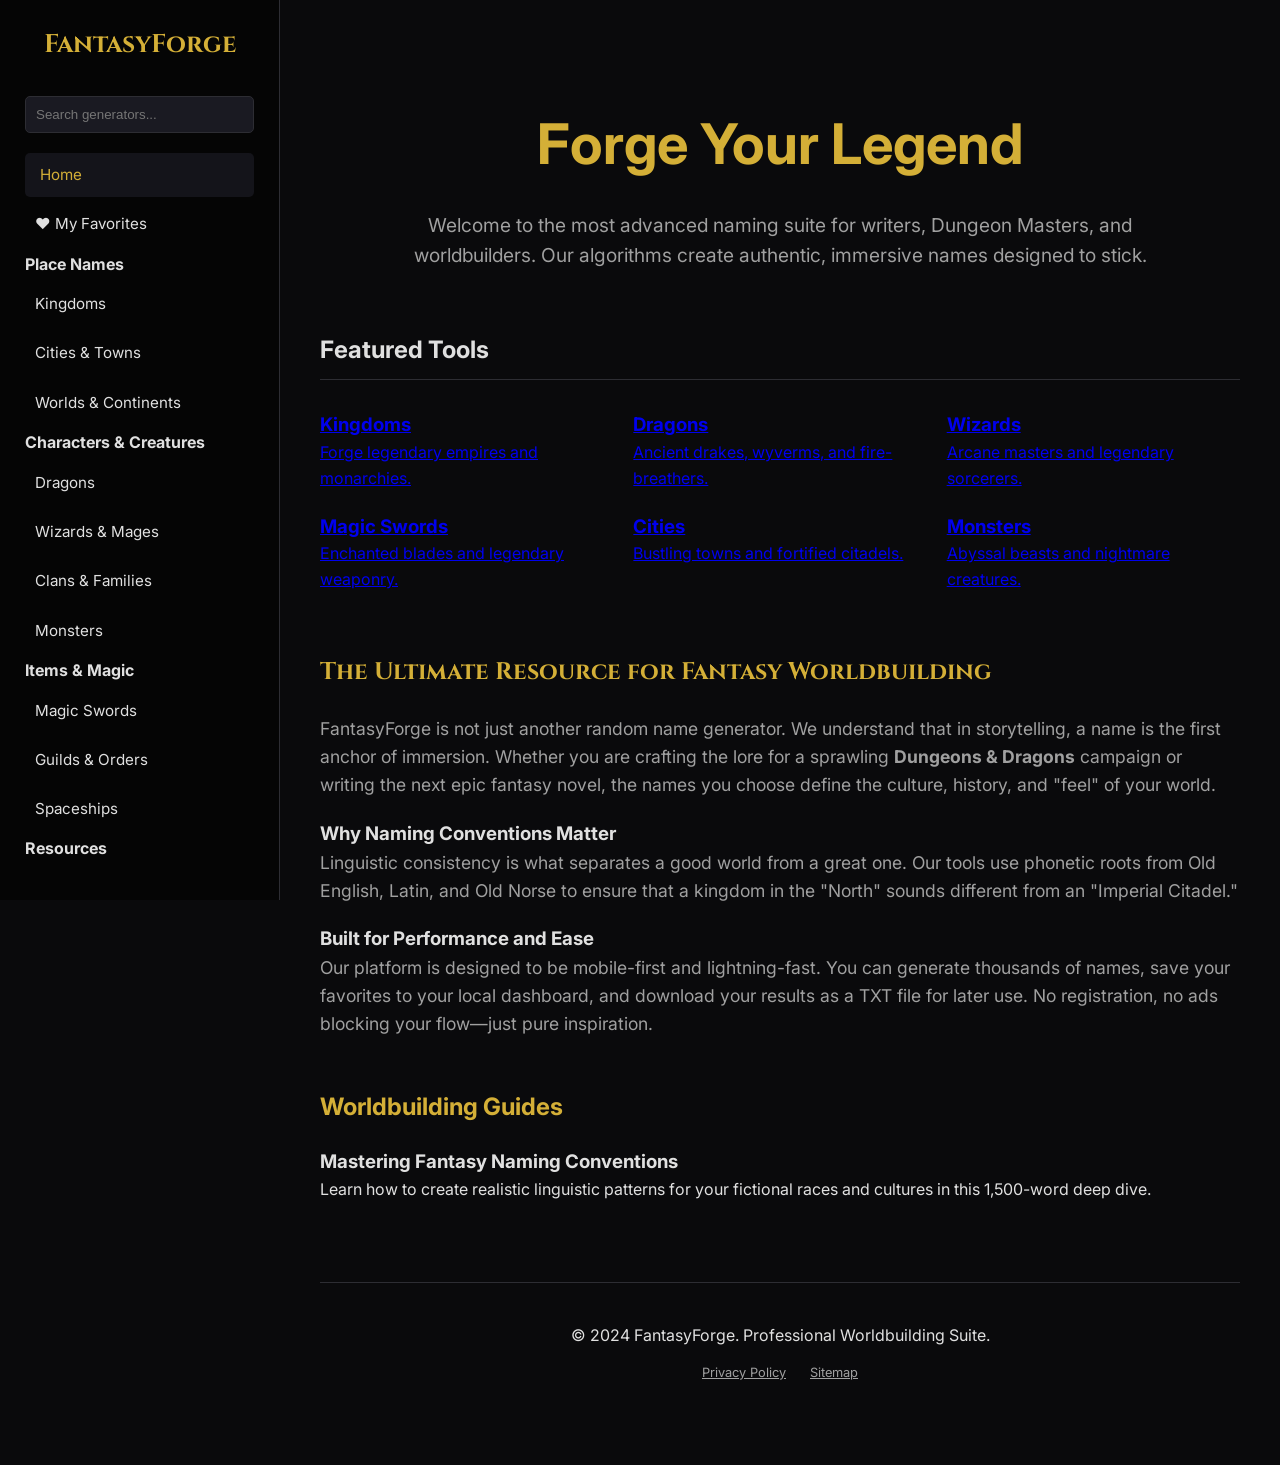
<file: index.html>
<!DOCTYPE html>
<html lang="en">
<head>
    <meta charset="UTF-8">
    <meta name="viewport" content="width=device-width, initial-scale=1.0">
    
    <!-- SEO الأساسي -->
    <title>FantasyForge | 10,000+ Ultimate Fantasy Name Generators for RPG & Writers</title>
    <meta name="description" content="Forge legendary names for your world. FantasyForge offers 10+ professional generators for Kingdoms, Dragons, Wizards, and more. Optimized for D&D, writers, and worldbuilders.">
    <meta name="keywords" content="fantasy name generator, dnd name generator, worldbuilding tools, kingdom names, dragon names, rpg tools">
    
    <!-- Open Graph (للنشر على فيسبوك وتويتر) -->
    <meta property="og:title" content="FantasyForge | Professional Worldbuilding Tools">
    <meta property="og:description" content="Forge your legend with 10+ professional naming tools.">
    <meta property="og:type" content="website">
    <meta property="og:url" content="https://fantasyforge.com/">
    
    <!-- الروابط الخارجية (CSS والخطوط) -->
    <link rel="stylesheet" href="css/style.css">
    <link href="https://fonts.googleapis.com/css2?family=Cinzel:wght@700&family=Inter:wght@400;700&display=swap" rel="stylesheet">

    <!-- Schema.org (بيانات منظمة لجوجل) -->
    <script type="application/ld+json">
    {
      "@context": "https://schema.org",
      "@type": "WebSite",
      "name": "FantasyForge",
      "url": "https://fantasyforge.com/",
      "potentialAction": {
        "@type": "SearchAction",
        "target": "https://fantasyforge.com/search?q={search_term_string}",
        "query-input": "required name=search_term_string"
      }
    }
    </script>
</head>
<body>
    <!-- زر القائمة للهواتف -->
    <button id="mobile-toggle">☰ Menu</button>
    
    <!-- الشريط الجانبي الموحد -->
    <aside id="sidebar">
        <a href="index.html" class="logo">FantasyForge</a>
        <input type="text" id="navSearch" placeholder="Search generators...">
        <ul class="nav-links">
            <li><a href="index.html" class="active">Home</a></li>
            <li><a href="tools/favorites.html">♥ My Favorites</a></li>
            
            <li><h4 class="nav-title">Place Names</h4></li>
            <li><a href="tools/kingdom-name-generator.html">Kingdoms</a></li>
            <li><a href="tools/city-name-generator.html">Cities & Towns</a></li>
            <li><a href="tools/world-name-generator.html">Worlds & Continents</a></li>
            
            <li><h4 class="nav-title">Characters & Creatures</h4></li>
            <li><a href="tools/dragon-name-generator.html">Dragons</a></li>
            <li><a href="tools/wizard-name-generator.html">Wizards & Mages</a></li>
            <li><a href="tools/clan-name-generator.html">Clans & Families</a></li>
            <li><a href="tools/monster-name-generator.html">Monsters</a></li>
            
            <li><h4 class="nav-title">Items & Magic</h4></li>
            <li><a href="tools/sword-name-generator.html">Magic Swords</a></li>
            <li><a href="tools/guild-name-generator.html">Guilds & Orders</a></li>
            <li><a href="tools/spaceship-name-generator.html">Spaceships</a></li>

            <li><h4 class="nav-title">Resources</h4></li>
            <li><a href="blog/naming-conventions-worldbuilding.html">Worldbuilding Blog</a></li>
        </ul>
    </aside>

    <!-- المحتوى الرئيسي -->
    <main>
        <!-- Hero Section -->
        <section class="hero-section" style="text-align: center; padding: 60px 0;">
            <h1 style="font-size: 3.5rem; color: var(--accent-gold); margin-bottom: 20px;">Forge Your Legend</h1>
            <p style="font-size: 1.2rem; color: var(--text-muted); max-width: 800px; margin: 0 auto;">
                Welcome to the most advanced naming suite for writers, Dungeon Masters, and worldbuilders. 
                Our algorithms create authentic, immersive names designed to stick.
            </p>
        </section>

        <!-- شبكة المولدات (Generators Grid) -->
        <section id="generators">
            <h2 style="border-bottom: 1px solid var(--border); padding-bottom: 10px; margin-bottom: 30px;">Featured Tools</h2>
            <div class="grid" style="display: grid; grid-template-columns: repeat(auto-fill, minmax(280px, 1fr)); gap: 20px;">
                
                <!-- Card 1 -->
                <a href="tools/kingdom-name-generator.html" class="card">
                    <h3>Kingdoms</h3>
                    <p>Forge legendary empires and monarchies.</p>
                </a>

                <!-- Card 2 -->
                <a href="tools/dragon-name-generator.html" class="card">
                    <h3>Dragons</h3>
                    <p>Ancient drakes, wyverms, and fire-breathers.</p>
                </a>

                <!-- Card 3 -->
                <a href="tools/wizard-name-generator.html" class="card">
                    <h3>Wizards</h3>
                    <p>Arcane masters and legendary sorcerers.</p>
                </a>

                <!-- Card 4 -->
                <a href="tools/sword-name-generator.html" class="card">
                    <h3>Magic Swords</h3>
                    <p>Enchanted blades and legendary weaponry.</p>
                </a>

                <!-- Card 5 -->
                <a href="tools/city-name-generator.html" class="card">
                    <h3>Cities</h3>
                    <p>Bustling towns and fortified citadels.</p>
                </a>

                <!-- Card 6 -->
                <a href="tools/monster-name-generator.html" class="card">
                    <h3>Monsters</h3>
                    <p>Abyssal beasts and nightmare creatures.</p>
                </a>

                <!-- أضف البقية هنا بنفس النمط -->
            </div>
        </section>

        <!-- محتوى SEO مطول للموافقات (AdSense Readiness) -->
        <section class="seo-section">
            <h2>The Ultimate Resource for Fantasy Worldbuilding</h2>
            <p>
                FantasyForge is not just another random name generator. We understand that in storytelling, a name is the first anchor of immersion. Whether you are crafting the lore for a sprawling <strong>Dungeons & Dragons</strong> campaign or writing the next epic fantasy novel, the names you choose define the culture, history, and "feel" of your world.
            </p>
            
            <h3>Why Naming Conventions Matter</h3>
            <p>
                Linguistic consistency is what separates a good world from a great one. Our tools use phonetic roots from Old English, Latin, and Old Norse to ensure that a kingdom in the "North" sounds different from an "Imperial Citadel." 
            </p>
            
            <h3>Built for Performance and Ease</h3>
            <p>
                Our platform is designed to be mobile-first and lightning-fast. You can generate thousands of names, save your favorites to your local dashboard, and download your results as a TXT file for later use. No registration, no ads blocking your flow—just pure inspiration.
            </p>
        </section>

        <!-- قسم المدونة (Blog Section) -->
        <section id="blog-preview" style="margin-top: 50px;">
            <h2 style="color: var(--accent-gold);">Worldbuilding Guides</h2>
            <div class="card" style="margin-top: 20px;">
                <h3><a href="blog/naming-conventions-worldbuilding.html" style="color: inherit; text-decoration: none;">Mastering Fantasy Naming Conventions</a></h3>
                <p>Learn how to create realistic linguistic patterns for your fictional races and cultures in this 1,500-word deep dive.</p>
            </div>
        </section>

        <footer>
            <div style="text-align: center; margin-top: 80px; padding: 40px; border-top: 1px solid var(--border);">
                <p>&copy; 2024 FantasyForge. Professional Worldbuilding Suite.</p>
                <div style="margin-top: 10px;">
                    <a href="privacy-policy.html" style="color: var(--text-muted); font-size: 0.8rem; margin: 0 10px;">Privacy Policy</a>
                    <a href="sitemap.xml" style="color: var(--text-muted); font-size: 0.8rem; margin: 0 10px;">Sitemap</a>
                </div>
            </div>
        </footer>
    </main>

    <!-- الملفات البرمجية -->
    <script src="js/data.js"></script>
    <script src="js/app.js"></script>
</body>
</html>
</file>
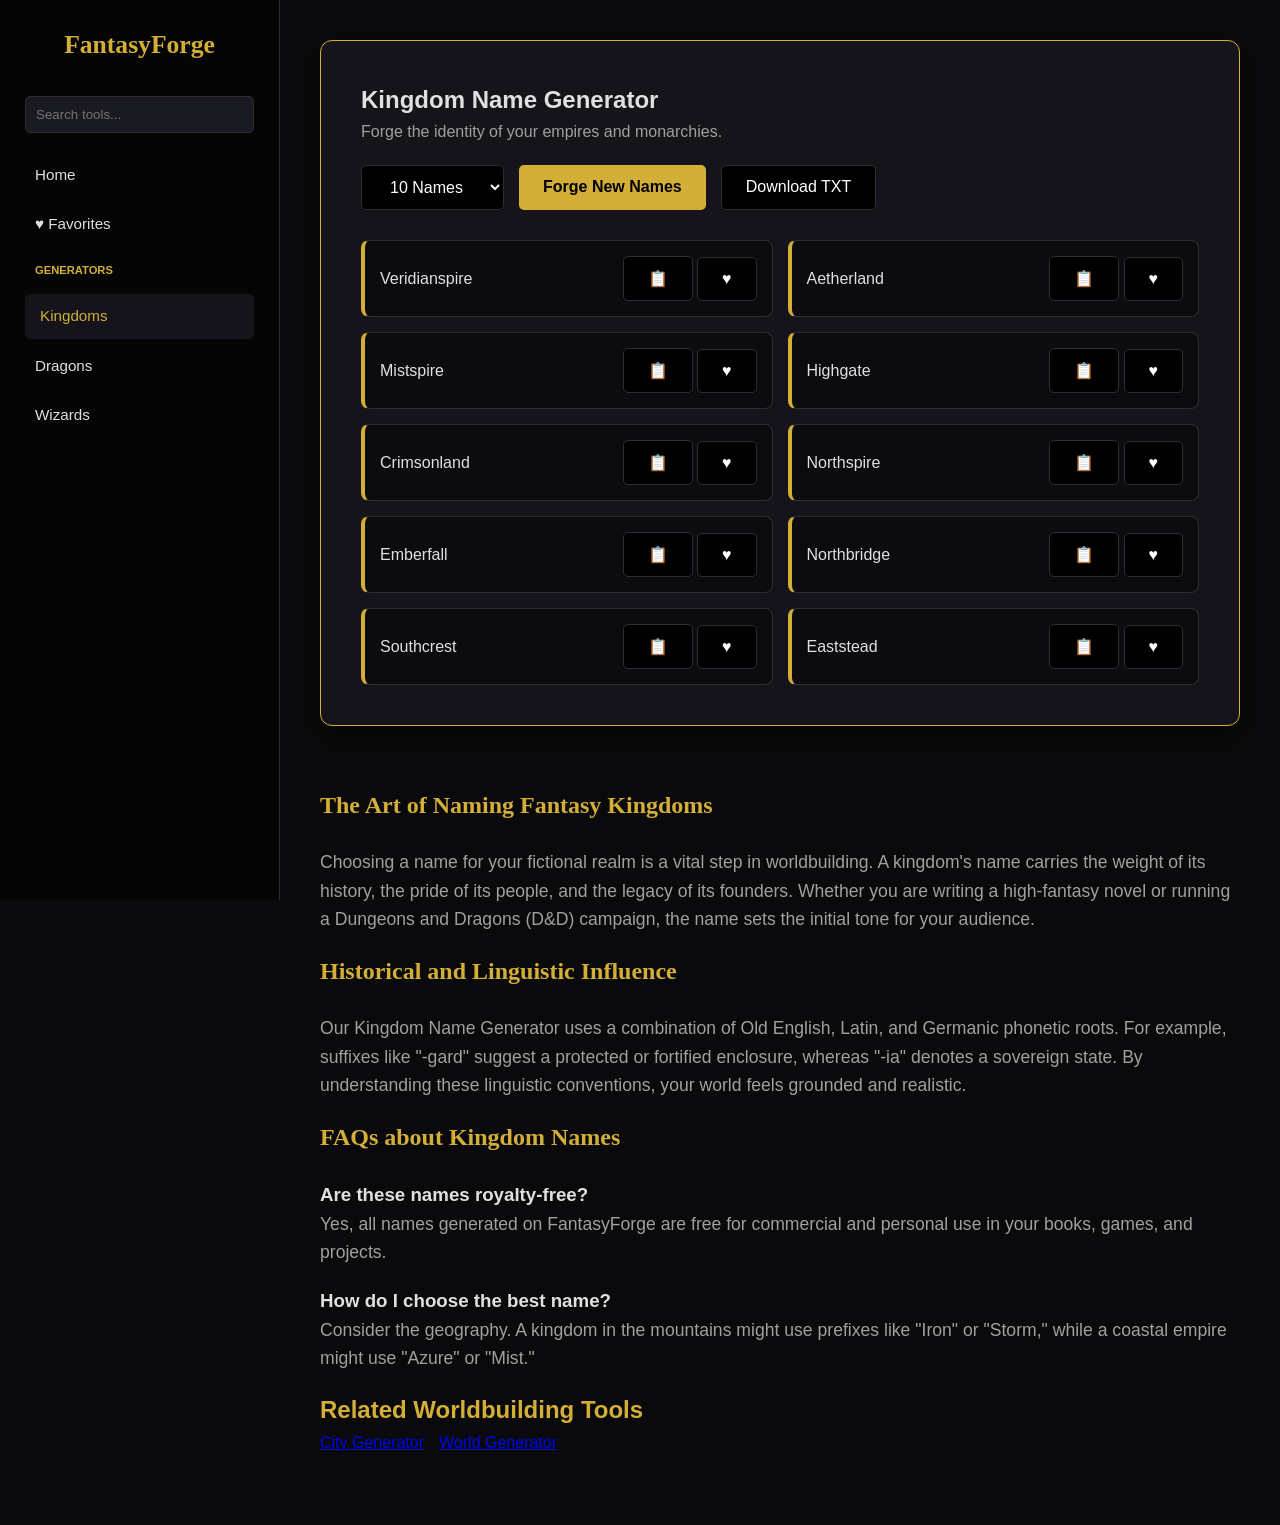
<file: tools/kingdom-name-generator.html>
<!DOCTYPE html>
<html lang="en">
<head>
    <meta charset="UTF-8">
    <meta name="viewport" content="width=device-width, initial-scale=1.0">
    <title>Kingdom Name Generator - 10,000+ Epic Realm Names | FantasyForge</title>
    <meta name="description" content="Forge unique kingdom and empire names for your fantasy novel or D&D world. High-quality worldbuilding tool with historical linguistic roots.">
    <link rel="stylesheet" href="../css/style.css">
    
    <!-- JSON-LD Structured Data -->
    <script type="application/ld+json">
    {
      "@context": "https://schema.org",
      "@type": "WebApplication",
      "name": "Kingdom Name Generator",
      "applicationCategory": "GameApplication",
      "operatingSystem": "All",
      "offers": { "@type": "Offer", "price": "0" }
    }
    </script>
</head>
<body>
    <button id="mobile-toggle">Menu</button>
    
    <aside id="sidebar">
        <a href="../index.html" class="logo">FantasyForge</a>
        <input type="text" id="navSearch" placeholder="Search tools...">
        <ul class="nav-links">
            <li><a href="../index.html">Home</a></li>
            <li><a href="favorites.html">♥ Favorites</a></li>
            <li><h4 style="color:var(--accent-gold); padding:10px; font-size:0.7rem; text-transform:uppercase;">Generators</h4></li>
            <li><a href="kingdom-name-generator.html">Kingdoms</a></li>
            <li><a href="dragon-name-generator.html">Dragons</a></li>
            <li><a href="wizard-name-generator.html">Wizards</a></li>
            <!-- ... other links ... -->
        </ul>
    </aside>

    <main>
        <section class="generator-container">
            <h1>Kingdom Name Generator</h1>
            <p style="color:var(--text-muted); margin-bottom:20px;">Forge the identity of your empires and monarchies.</p>
            
            <div class="gen-controls">
                <select id="genCount">
                    <option value="5">5 Names</option>
                    <option value="10" selected>10 Names</option>
                    <option value="20">20 Names</option>
                </select>
                <button class="btn-primary" onclick="generateNames('kingdom')">Forge New Names</button>
                <button onclick="downloadTXT()">Download TXT</button>
            </div>
            
            <ul id="outputList" data-type="kingdom"></ul>
        </section>

        <section class="seo-section">
            <h2>The Art of Naming Fantasy Kingdoms</h2>
            <p>Choosing a name for your fictional realm is a vital step in worldbuilding. A kingdom's name carries the weight of its history, the pride of its people, and the legacy of its founders. Whether you are writing a high-fantasy novel or running a Dungeons and Dragons (D&D) campaign, the name sets the initial tone for your audience.</p>
            
            <h2>Historical and Linguistic Influence</h2>
            <p>Our Kingdom Name Generator uses a combination of Old English, Latin, and Germanic phonetic roots. For example, suffixes like "-gard" suggest a protected or fortified enclosure, whereas "-ia" denotes a sovereign state. By understanding these linguistic conventions, your world feels grounded and realistic.</p>
            
            <h2>FAQs about Kingdom Names</h2>
            <div class="faq">
                <h3>Are these names royalty-free?</h3>
                <p>Yes, all names generated on FantasyForge are free for commercial and personal use in your books, games, and projects.</p>
                <h3>How do I choose the best name?</h3>
                <p>Consider the geography. A kingdom in the mountains might use prefixes like "Iron" or "Storm," while a coastal empire might use "Azure" or "Mist."</p>
            </div>
        </section>

        <section class="related-tools">
            <h2 style="color:var(--accent-gold);">Related Worldbuilding Tools</h2>
            <div class="gen-controls">
                <a href="city-name-generator.html" class="nav-link">City Generator</a>
                <a href="world-name-generator.html" class="nav-link">World Generator</a>
            </div>
        </section>
    </main>

    <script src="../js/data.js"></script>
    <script src="../js/app.js"></script>
</body>
</html>
</file>
<file: css/style.css>
:root {
    --bg-dark: #0a0a0c;
    --bg-card: #14141a;
    --accent-gold: #d4af37;
    --accent-gold-hover: #f1d592;
    --text-main: #e0e0e0;
    --text-muted: #a0a0a0;
    --border: #2d2d33;
    --sidebar-width: 280px;
}

* { box-sizing: border-box; margin: 0; padding: 0; }
body { background: var(--bg-dark); color: var(--text-main); font-family: 'Inter', -apple-system, sans-serif; display: flex; min-height: 100vh; line-height: 1.6; }

/* Sidebar Navigation */
#sidebar {
    width: var(--sidebar-width);
    background: #050505;
    border-right: 1px solid var(--border);
    padding: 25px;
    height: 100vh;
    position: sticky;
    top: 0;
    display: flex;
    flex-direction: column;
    z-index: 1000;
    transition: transform 0.3s ease;
}

.logo { font-family: 'Cinzel', serif; color: var(--accent-gold); font-size: 1.6rem; text-decoration: none; font-weight: bold; margin-bottom: 30px; display: block; text-align: center; }

#navSearch { width: 100%; padding: 10px; background: #1a1a22; border: 1px solid var(--border); color: #fff; border-radius: 5px; margin-bottom: 20px; }

.nav-links { list-style: none; overflow-y: auto; flex: 1; }
.nav-links li { margin-bottom: 5px; }
.nav-links a { color: var(--text-main); text-decoration: none; padding: 10px; display: block; border-radius: 5px; font-size: 0.95rem; transition: 0.2s; }
.nav-links a:hover, .nav-links a.active { background: var(--bg-card); color: var(--accent-gold); padding-left: 15px; }

/* Main Content Area */
main { flex: 1; padding: 40px; max-width: 1200px; margin: 0 auto; width: 100%; }

/* Generator UI */
.generator-container { background: var(--bg-card); border: 1px solid var(--accent-gold); padding: 40px; border-radius: 12px; box-shadow: 0 10px 30px rgba(0,0,0,0.5); margin-bottom: 40px; }
.gen-controls { display: flex; gap: 15px; margin-bottom: 30px; flex-wrap: wrap; }
select, button { padding: 12px 24px; border-radius: 5px; border: 1px solid var(--border); background: #000; color: #fff; cursor: pointer; font-size: 1rem; transition: 0.3s; }
.btn-primary { background: var(--accent-gold); color: #000; font-weight: bold; border: none; }
.btn-primary:hover { background: var(--accent-gold-hover); transform: translateY(-2px); }

#outputList { list-style: none; display: grid; grid-template-columns: repeat(auto-fill, minmax(280px, 1fr)); gap: 15px; }
.name-card { background: #0c0c10; padding: 15px; border-radius: 8px; border: 1px solid var(--border); display: flex; justify-content: space-between; align-items: center; border-left: 4px solid var(--accent-gold); animation: fadeIn 0.4s ease; }
.name-card:hover { border-color: var(--accent-gold); }

/* SEO Section */
.seo-section { margin-top: 60px; }
.seo-section h1, .seo-section h2 { color: var(--accent-gold); margin-bottom: 1.5rem; font-family: 'Cinzel', serif; }
.seo-section p { margin-bottom: 1.2rem; color: var(--text-muted); font-size: 1.1rem; }

/* Favorites Page */
.fav-item { background: var(--bg-card); padding: 15px; margin-bottom: 10px; border-radius: 5px; display: flex; justify-content: space-between; }

/* Responsive Mobile */
#mobile-toggle { display: none; position: fixed; bottom: 20px; right: 20px; background: var(--accent-gold); width: 50px; height: 50px; border-radius: 50%; border: none; z-index: 1100; font-weight: bold; }

@media (max-width: 992px) {
    #sidebar { position: fixed; transform: translateX(-100%); }
    #sidebar.open { transform: translateX(0); }
    #mobile-toggle { display: block; }
}

@keyframes fadeIn { from { opacity: 0; transform: translateY(10px); } to { opacity: 1; transform: translateY(0); } }
</file>
